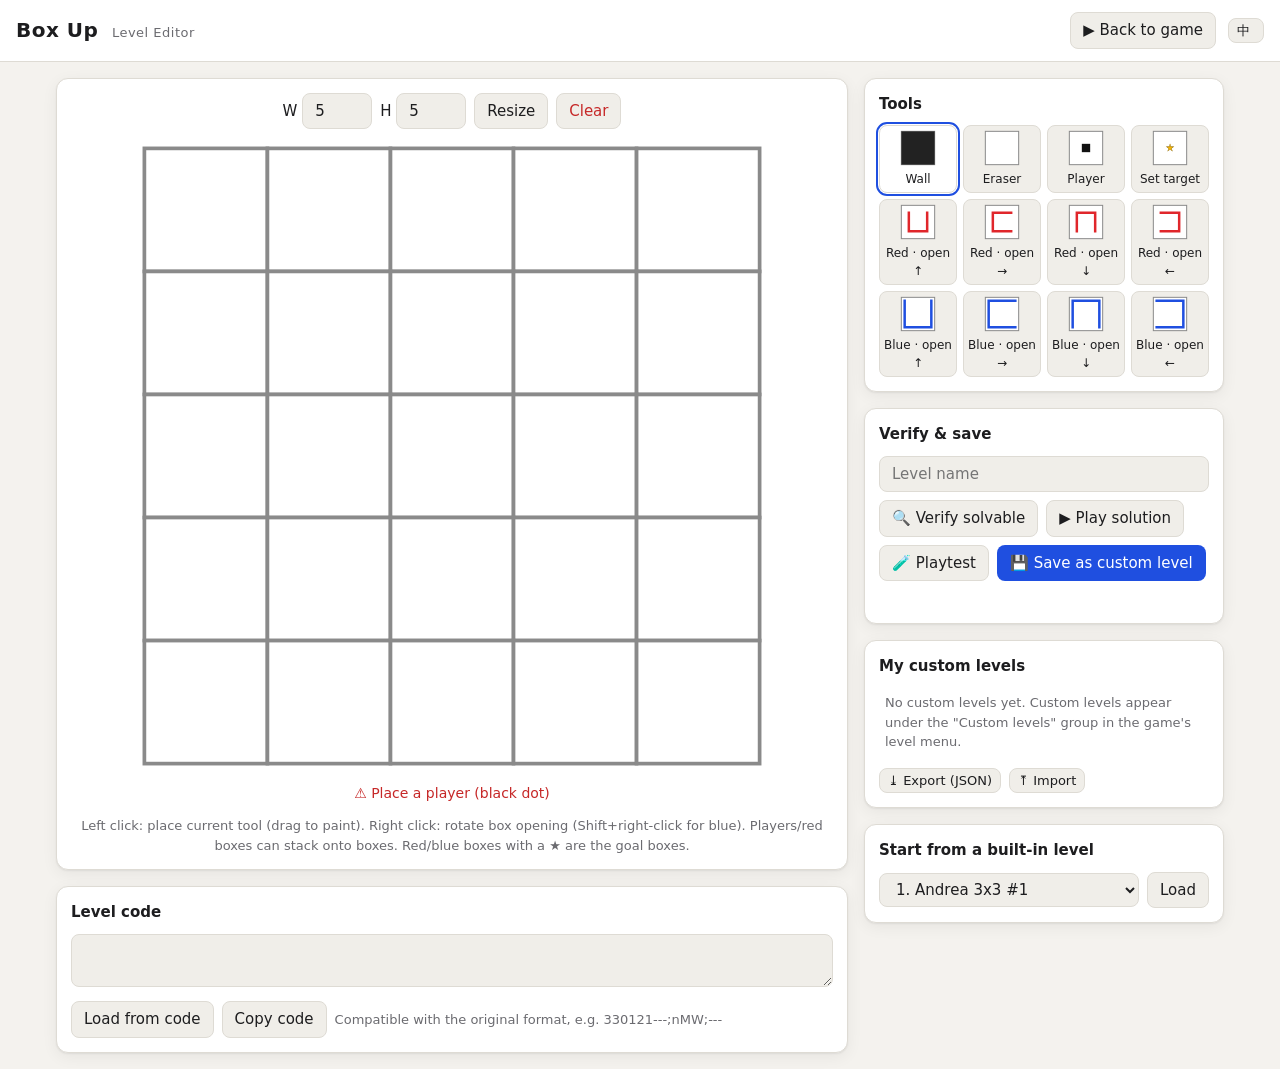
<file: editor.html>
<!doctype html>
<html lang="zh-Hant">
<head>
<meta charset="utf-8">
<meta name="viewport" content="width=device-width, initial-scale=1">
<title>Box Up 關卡編輯器</title>
<meta data-i18n-doctitle="page_title_editor">
<link rel="stylesheet" href="style.css">
<style>
  .palette { display: grid; grid-template-columns: repeat(4, 1fr); gap: 6px; }
  .palette button { flex-direction: column; justify-content: center; padding: 4px; font-size: 12px; min-height: 64px; }
  .palette button.on { outline: 2px solid var(--accent); outline-offset: 1px; background: var(--panel); }
  .palette svg { width: 36px; height: 36px; }
  svg.board .cell { cursor: crosshair; }
  svg.board .target-mark { pointer-events: none; }
  .msg { font-size: 14px; min-height: 1.4em; }
  .msg.err { color: var(--danger); }
  .msg.ok { color: var(--ok); }
  input[type=number] { width: 70px; }
  .playbar { width: 100%; max-width: 640px; display: flex; flex-direction: column; gap: 8px; }
  .playbar .row { justify-content: center; }
  .playbar .movelog { max-height: 140px; min-height: 0; }
  .playbar .movelog .st { cursor: pointer; border-radius: 3px; }
  .playbar .movelog .st:hover { background: var(--line); }
  .playbar .movelog .st.done { color: var(--muted); }
  .playbar .movelog .st.cur { background: var(--accent); color: var(--accent-ink); }
  .play-step { font-weight: 600; min-width: 90px; text-align: center; }
</style>
</head>
<body>
<header class="top">
  <h1>Box Up <small data-i18n-text="brand_sub_editor">關卡編輯器</small></h1>
  <nav><a class="btn" href="index.html" data-i18n-text="nav_game">▶ 回到遊戲</a></nav>
</header>

<main class="layout">
  <section class="stack">
    <div class="card board-wrap">
      <div class="row" style="justify-content:center">
        <label><span data-i18n-text="lbl_width">寬</span> <input type="number" id="wIn" min="2" max="15" value="5"></label>
        <label><span data-i18n-text="lbl_height">高</span> <input type="number" id="hIn" min="2" max="15" value="5"></label>
        <button id="resizeBtn" data-i18n-text="btn_resize">調整大小</button>
        <button id="clearBtn" class="danger" data-i18n-text="btn_clear">清空</button>
      </div>
      <svg class="board" id="board"></svg>
      <svg class="board" id="playBoard" hidden></svg>
      <div class="playbar" id="playBar" hidden>
        <div class="row">
          <button id="pbFirst" data-i18n-title="pb_first_title">⏮</button>
          <button id="pbPrev" data-i18n-title="pb_prev_title">◀</button>
          <button id="pbPlay" class="primary" data-i18n-title="pb_play_title" data-i18n-text="pb_play">▶ 播放</button>
          <button id="pbNext" data-i18n-title="pb_next_title">▶|</button>
          <button id="pbLast" data-i18n-title="pb_last_title">⏭</button>
          <span class="play-step" id="pbStep">0 / 0</span>
          <select id="pbSpeed" data-i18n-title="pb_speed_title">
            <option value="700" data-i18n-text="pb_speed_slow">慢</option>
            <option value="350" selected data-i18n-text="pb_speed_mid">中</option>
            <option value="150" data-i18n-text="pb_speed_fast">快</option>
          </select>
          <button id="pbExit" class="danger" data-i18n-title="pb_exit_title" data-i18n-text="pb_exit">✕ 結束示範</button>
        </div>
        <div class="movelog" id="pbLog"></div>
      </div>
      <div class="msg" id="msg"></div>
      <p class="muted" style="margin:0;text-align:center" data-i18n="editor_tip"></p>
    </div>

    <div class="card">
      <h2 data-i18n-text="code_h2">關卡代碼</h2>
      <textarea id="codeBox" rows="2" spellcheck="false"></textarea>
      <div class="row" style="margin-top:8px">
        <button id="loadCodeBtn" data-i18n-text="btn_load_code">由代碼載入</button>
        <button id="copyCodeBtn" data-i18n-text="btn_copy_code">複製代碼</button>
        <span class="muted" data-i18n-text="code_hint">格式與原版相容,例:330121---;nMW;---</span>
      </div>
    </div>
  </section>

  <aside class="stack">
    <div class="card">
      <h2 data-i18n-text="tools_h2">工具</h2>
      <div class="palette" id="palette"></div>
    </div>

    <div class="card">
      <h2 data-i18n-text="verify_h2">檢查與存檔</h2>
      <input type="text" id="nameIn" data-i18n-placeholder="name_placeholder">
      <div class="row" style="margin-top:8px">
        <button id="solveBtn" data-i18n-text="btn_verify">🔍 驗證可解</button>
        <button id="demoBtn" data-i18n-text="btn_demo">▶ 播放解法</button>
        <button id="playBtn" data-i18n-text="btn_playtest">🧪 試玩</button>
        <button id="saveBtn" class="primary" data-i18n-text="btn_save_custom">💾 存為自訂關卡</button>
      </div>
      <div class="msg" id="solveMsg" style="margin-top:8px"></div>
    </div>

    <div class="card">
      <h2 data-i18n-text="customs_h2">我的自訂關卡</h2>
      <div class="list" id="customList"></div>
      <div class="row" style="margin-top:10px">
        <button class="small" id="exportBtn" data-i18n-text="btn_export_customs">⤓ 匯出 (JSON)</button>
        <button class="small" id="importBtn" data-i18n-text="btn_import">⤒ 匯入</button>
        <input type="file" id="importFile" accept=".json,application/json" hidden>
      </div>
    </div>

    <div class="card">
      <h2 data-i18n-text="tpl_h2">以內建關卡為範本</h2>
      <div class="row">
        <select id="tplSel" style="flex:1"></select>
        <button id="tplBtn" data-i18n-text="btn_tpl_load">載入</button>
      </div>
    </div>
  </aside>
</main>
<div class="toast" id="toast"></div>

<script src="i18n.js"></script>
<script src="boxup-core.js"></script>
<script src="levels.js"></script>
<script>
(function () {
  'use strict';
  const B = BoxUp;
  const T = (k, v) => window.I18N.t(k, v);
  const $ = id => document.getElementById(id);
  const K_CUSTOM = 'boxup.customLevels';
  const store = {
    get(k, d) { try { const v = localStorage.getItem(k); return v ? JSON.parse(v) : d; } catch (e) { return d; } },
    set(k, v) { try { localStorage.setItem(k, JSON.stringify(v)); } catch (e) { toast(T('toast_storage_fail')); } },
  };
  function toast(msg) {
    const t = $('toast'); t.textContent = msg; t.classList.add('show');
    clearTimeout(toast._t); toast._t = setTimeout(() => t.classList.remove('show'), 1800);
  }

  let grid = [];
  let red = null, blue = null;
  let tool = 'X';
  let editingIndex = -1;

  const TOOLS = [
    { id: 'X', key: 'tool_wall' }, { id: '-', key: 'tool_eraser' }, { id: 'M', key: 'tool_player' }, { id: '*', key: 'tool_target' },
    { id: 'n', key: 'tool_red_up' }, { id: 'e', key: 'tool_red_right' }, { id: 's', key: 'tool_red_down' }, { id: 'w', key: 'tool_red_left' },
    { id: 'N', key: 'tool_blue_up' }, { id: 'E', key: 'tool_blue_right' }, { id: 'S', key: 'tool_blue_down' }, { id: 'W', key: 'tool_blue_left' },
  ];

  function iconFor(id) {
    const svg = B.svgEl('svg', { viewBox: '-4 -4 108 108' });
    B.svgEl('rect', { x: 0, y: 0, width: 100, height: 100, fill: 'var(--cell)', stroke: 'var(--grid)', 'stroke-width': 3 }, svg);
    if (id === 'X') B.svgEl('rect', { x: 0, y: 0, width: 100, height: 100, fill: 'var(--wall)' }, svg);
    else if (id === 'M') B.svgEl('rect', { x: 37.5, y: 37.5, width: 25, height: 25, fill: 'var(--player)' }, svg);
    else if (id === '*') starAt(svg, 50, 50, 1.6);
    else if (B.BOX_CHARS[id]) { const [k, d] = B.BOX_CHARS[id]; B.boxShape(k, d, true, svg); }
    return svg;
  }

  function starAt(parent, cx, cy, s) {
    const t = B.svgEl('text', { x: cx, y: cy, 'text-anchor': 'middle', 'dominant-baseline': 'central',
      'font-size': 18 * s, fill: '#f5b400', stroke: '#7a5a00', 'stroke-width': 1, class: 'target-mark' }, parent);
    t.textContent = '★';
    return t;
  }

  function buildPalette() {
    const p = $('palette');
    p.innerHTML = '';
    TOOLS.forEach(t => {
      const label = T(t.key);
      const b = document.createElement('button');
      b.dataset.tool = t.id; b.title = label; b.dataset.i18nKey = t.key;
      b.appendChild(iconFor(t.id));
      b.appendChild(document.createTextNode(label));
      b.addEventListener('click', () => { tool = t.id; refreshPalette(); });
      p.appendChild(b);
    });
    refreshPalette();
  }
  function refreshPalette() { document.querySelectorAll('.palette button').forEach(b => b.classList.toggle('on', b.dataset.tool === tool)); }

  function newGrid(w, h) {
    grid = Array.from({ length: h }, () => Array(w).fill('-'));
    red = blue = null;
  }

  function resize(w, h) {
    const old = grid;
    grid = Array.from({ length: h }, (_, y) => Array.from({ length: w }, (_, x) => (old[y] && old[y][x]) || '-'));
    if (red && (red.x >= w || red.y >= h)) red = null;
    if (blue && (blue.x >= w || blue.y >= h)) blue = null;
    fixTargets();
  }

  const redOf = c => [...c].find(ch => 'nesw'.includes(ch)) || '';
  const blueOf = c => [...c].find(ch => 'NESW'.includes(ch)) || '';
  const isRed = c => !!redOf(c);
  const isBlue = c => !!blueOf(c);
  const compose = (m, r, b) => (m + r + b) || '-';

  function fixTargets() {
    const find = test => { for (let y = 0; y < grid.length; y++) for (let x = 0; x < grid[0].length; x++) if (test(grid[y][x])) return { x, y }; return null; };
    if (!red || !isRed(grid[red.y][red.x])) red = find(isRed);
    if (!blue || !isBlue(grid[blue.y][blue.x])) blue = find(isBlue);
  }

  function paint(x, y, t) {
    const c = grid[y][x] === 'X' ? '' : grid[y][x];
    const m = c.includes('M') ? 'M' : '';
    if (t === '*') {
      if (!isRed(c) && !isBlue(c)) { setMsg(T('msg_target_on_box'), true); return; }
      if (isRed(c)) red = { x, y };
      if (isBlue(c)) blue = { x, y };
    } else if (t === 'M') {
      for (const row of grid) for (let i = 0; i < row.length; i++) if (row[i].includes('M')) row[i] = compose('', redOf(row[i]), blueOf(row[i]));
      grid[y][x] = compose('M', redOf(c), blueOf(c));
    } else if (t === 'X' || t === '-') {
      grid[y][x] = t;
    } else if ('nesw'.includes(t)) {
      grid[y][x] = compose(m, t, blueOf(c));
      if (!red) red = { x, y };
    } else {
      grid[y][x] = compose(m, redOf(c), t);
      if (!blue) blue = { x, y };
    }
    fixTargets();
    changed();
  }

  function rotate(x, y, preferBlue) {
    const c = grid[y][x];
    const ch = (preferBlue ? blueOf(c) || redOf(c) : redOf(c) || blueOf(c));
    if (!ch) return;
    const k = B.BOX_CHARS[ch];
    const nc = 'nesw'[(k[1] + 1) % 4];
    grid[y][x] = c.replace(ch, k[0] === B.BLUE ? nc.toUpperCase() : nc);
    changed();
  }

  function draw() {
    const svg = $('board');
    const h = grid.length, w = grid[0].length, C = B.CELL;
    while (svg.firstChild) svg.removeChild(svg.firstChild);
    svg.setAttribute('viewBox', `-6 -6 ${w * C + 12} ${h * C + 12}`);
    for (let y = 0; y < h; y++) for (let x = 0; x < w; x++) {
      const c = grid[y][x];
      const g = B.svgEl('g', { transform: `translate(${x * C} ${y * C})` }, svg);
      const r = B.svgEl('rect', { x: 0, y: 0, width: C, height: C, class: 'cell' + (c === 'X' ? ' wall' : '') }, g);
      r.dataset.x = x; r.dataset.y = y;
      for (const ch of [blueOf(c), redOf(c)]) {
        if (!ch) continue;
        const [k, d] = B.BOX_CHARS[ch];
        const tgt = (k === B.RED && red && red.x === x && red.y === y) || (k === B.BLUE && blue && blue.x === x && blue.y === y);
        B.boxShape(k, d, tgt, g).setAttribute('pointer-events', 'none');
        if (tgt) starAt(g, k === B.RED ? 34 : 86, k === B.RED ? 34 : 14, 0.8);
      }
      if (c.includes('M')) B.svgEl('rect', { x: 37.5, y: 37.5, width: 25, height: 25, fill: 'var(--player)', 'pointer-events': 'none' }, g);
    }
  }

  function currentCode() {
    if (!red || !blue) return null;
    return B.serializeGrid(grid, red, blue);
  }

  function validate() {
    const code = currentCode();
    let players = 0; grid.forEach(r => r.forEach(c => { if (c.includes('M')) players++; }));
    if (!players) return { err: T('msg_need_player') };
    if (!red) return { err: T('msg_need_red') };
    if (!blue) return { err: T('msg_need_blue') };
    try { return { code, level: B.parse(code) }; } catch (e) { return { err: e.message }; }
  }

  function setMsg(t, err) { const m = $('msg'); m.textContent = t; m.className = 'msg' + (err ? ' err' : ''); }

  function changed() {
    stopDemo();
    draw();
    const v = validate();
    $('codeBox').value = v.code || currentCode() || '';
    setMsg(v.err ? T('msg_level_warn', { err: v.err }) : T('msg_level_ok'), !!v.err);
    $('solveMsg').textContent = '';
  }

  let dragging = false, lastCell = null;
  const cellFromEvent = e => {
    const t = document.elementFromPoint(e.clientX, e.clientY);
    return t && t.dataset && t.dataset.x !== undefined ? [+t.dataset.x, +t.dataset.y] : null;
  };
  $('board').addEventListener('pointerdown', e => {
    const c = cellFromEvent(e); if (!c) return;
    if (e.button === 2) { rotate(c[0], c[1], e.shiftKey); return; }
    if (e.button !== 0) return;
    dragging = ['X', '-'].includes(tool);
    lastCell = c.join();
    paint(c[0], c[1], tool);
  });
  $('board').addEventListener('pointermove', e => {
    if (!dragging) return;
    const c = cellFromEvent(e); if (!c || c.join() === lastCell) return;
    lastCell = c.join(); paint(c[0], c[1], tool);
  });
  window.addEventListener('pointerup', () => { dragging = false; });
  $('board').addEventListener('contextmenu', e => e.preventDefault());

  function loadCode(code, name) {
    const L = B.parse(code);
    grid = B.levelToGrid(L);
    red = { x: L.boxes[L.redTarget].x, y: L.boxes[L.redTarget].y };
    blue = { x: L.boxes[L.blueTarget].x, y: L.boxes[L.blueTarget].y };
    $('wIn').value = L.w; $('hIn').value = L.h;
    if (name !== undefined) $('nameIn').value = name;
    changed();
  }

  function customs() { return store.get(K_CUSTOM, []); }

  function renderCustoms() {
    const list = customs(), box = $('customList');
    if (!list.length) { box.innerHTML = `<div class="empty">${T('no_customs')}</div>`; return; }
    box.innerHTML = '';
    list.forEach((c, i) => {
      const d = document.createElement('div'); d.className = 'item';
      d.innerHTML = `<div class="t"></div><div class="muted cd" style="font-family:ui-monospace,Consolas,monospace;word-break:break-all"></div>
        <div class="row"><button class="small" data-a="edit">${T('btn_edit')}</button><button class="small" data-a="play">${T('btn_play')}</button><button class="small danger" data-a="del">${T('btn_delete')}</button></div>`;
      d.querySelector('.t').textContent = c.name + (c.par ? T('custom_par_suffix', { n: c.par }) : '') + (i === editingIndex ? ' ✎' : '');
      d.querySelector('.cd').textContent = c.code;
      d.addEventListener('click', e => {
        const a = e.target.dataset && e.target.dataset.a;
        if (a === 'edit') { editingIndex = i; loadCode(c.code, c.name); renderCustoms(); }
        else if (a === 'play') location.href = 'index.html?code=' + encodeURIComponent(c.code) + '&name=' + encodeURIComponent(c.name);
        else if (a === 'del' && confirm(T('confirm_delete_custom', { name: c.name }))) {
          const l = customs(); l.splice(i, 1); store.set(K_CUSTOM, l);
          if (editingIndex === i) editingIndex = -1; else if (editingIndex > i) editingIndex--;
          renderCustoms();
        }
      });
      box.appendChild(d);
    });
  }

  function solveNow() {
    const v = validate(), m = $('solveMsg');
    if (v.err) { m.textContent = T('msg_level_warn', { err: v.err }); m.className = 'msg err'; return null; }
    m.textContent = T('solve_calculating'); m.className = 'msg';
    return new Promise(res => setTimeout(() => {
      const r = B.solve(v.level);
      if (r.path) {
        m.textContent = T('solve_ok', { n: r.path.length, nodes: r.nodes.toLocaleString(), arrows: B.movesToArrows(r.path.map(d => B.LETTERS[d]).join('')) });
        m.className = 'msg ok'; m.style.whiteSpace = 'pre-wrap'; m.style.wordBreak = 'break-all';
      } else {
        m.textContent = r.aborted ? T('solve_too_many') : T('solve_none');
        m.className = 'msg err';
      }
      res({ v, r });
    }, 20));
  }

  $('solveBtn').addEventListener('click', solveNow);

  let demo = null;
  const showEl = (id, on) => $(id).toggleAttribute('hidden', !on);

  async function startDemo() {
    const res = await solveNow();
    if (!res || !res.r.path) { if (res) toast(T('demo_unsolvable')); return; }
    const { v, r } = res;
    const states = [B.initialState(v.level)];
    for (const d of r.path) states.push(B.move(v.level, states[states.length - 1], d));
    showEl('board', false); showEl('playBoard', true); showEl('playBar', true);
    demo = { L: v.level, path: r.path, states, i: 0, timer: null, board: B.createBoard($('playBoard'), v.level) };
    $('playBoard').classList.add('no-anim');
    renderLogDemo();
    showDemo();
    requestAnimationFrame(() => requestAnimationFrame(() => { $('playBoard').classList.remove('no-anim'); playDemo(); }));
  }

  function renderLogDemo() {
    const log = $('pbLog');
    log.innerHTML = '';
    demo.path.forEach((d, k) => {
      if (k % 10 === 0) {
        const g = document.createElement('span'); g.className = 'grp';
        g.innerHTML = `<span class="num">${k + 1}</span>`;
        log.appendChild(g);
      }
      const a = document.createElement('span');
      a.className = 'st'; a.textContent = B.ARROWS[d]; a.dataset.k = k;
      a.title = T('demo_step', { k: k + 1, arrow: B.ARROWS[d] });
      a.addEventListener('click', () => { pauseDemo(); gotoDemo(k + 1); });
      log.lastChild.appendChild(a);
    });
  }

  function showDemo() {
    const { i, path, states } = demo;
    demo.board.update(states[i]);
    $('playBoard').classList.toggle('solved', i === path.length);
    $('pbStep').textContent = T('step_counter', { i, n: path.length });
    $('pbFirst').disabled = $('pbPrev').disabled = i === 0;
    $('pbNext').disabled = $('pbLast').disabled = i === path.length;
    $('pbLog').querySelectorAll('.st').forEach(el => {
      const k = +el.dataset.k;
      el.classList.toggle('done', k < i - 1);
      el.classList.toggle('cur', k === i - 1);
    });
    const cur = $('pbLog').querySelector('.st.cur');
    if (cur) cur.scrollIntoView({ block: 'nearest' });
    setMsg(i === path.length ? T('demo_done') : i === 0 ? T('demo_start') : T('demo_step', { k: i, arrow: B.ARROWS[path[i - 1]] }), false);
  }

  function gotoDemo(i) {
    if (!demo) return;
    demo.i = Math.max(0, Math.min(demo.path.length, i));
    showDemo();
  }

  function playDemo() {
    if (!demo) return;
    if (demo.i === demo.path.length) gotoDemo(0);
    clearInterval(demo.timer);
    demo.timer = setInterval(() => {
      if (demo.i >= demo.path.length) { pauseDemo(); return; }
      gotoDemo(demo.i + 1);
    }, +$('pbSpeed').value);
    $('pbPlay').textContent = T('pb_pause');
    $('pbPlay').setAttribute('data-i18n-text', 'pb_pause');
  }

  function pauseDemo() {
    if (!demo) return;
    clearInterval(demo.timer); demo.timer = null;
    $('pbPlay').textContent = T('pb_play');
    $('pbPlay').setAttribute('data-i18n-text', 'pb_play');
  }

  function stopDemo() {
    if (!demo) return;
    pauseDemo();
    demo = null;
    showEl('board', true); showEl('playBoard', false); showEl('playBar', false);
  }

  $('demoBtn').addEventListener('click', startDemo);
  $('pbPlay').addEventListener('click', () => demo && (demo.timer ? pauseDemo() : playDemo()));
  $('pbFirst').addEventListener('click', () => { pauseDemo(); gotoDemo(0); });
  $('pbPrev').addEventListener('click', () => { pauseDemo(); gotoDemo(demo.i - 1); });
  $('pbNext').addEventListener('click', () => { pauseDemo(); gotoDemo(demo.i + 1); });
  $('pbLast').addEventListener('click', () => { pauseDemo(); gotoDemo(demo.path.length); });
  $('pbSpeed').addEventListener('change', () => { if (demo && demo.timer) playDemo(); });
  $('pbExit').addEventListener('click', () => { stopDemo(); changed(); });
  document.addEventListener('keydown', e => {
    if (!demo || (e.target.matches && e.target.matches('input, textarea, select'))) return;
    const k = e.key;
    if (k === ' ') { e.preventDefault(); demo.timer ? pauseDemo() : playDemo(); }
    else if (k === 'ArrowLeft') { e.preventDefault(); pauseDemo(); gotoDemo(demo.i - 1); }
    else if (k === 'ArrowRight') { e.preventDefault(); pauseDemo(); gotoDemo(demo.i + 1); }
    else if (k === 'Home') { pauseDemo(); gotoDemo(0); }
    else if (k === 'End') { pauseDemo(); gotoDemo(demo.path.length); }
    else if (k === 'Escape') { stopDemo(); changed(); }
  });
  $('playBtn').addEventListener('click', () => {
    const v = validate(); if (v.err) { toast(v.err); return; }
    window.open('index.html?code=' + encodeURIComponent(v.code) + '&name=' + encodeURIComponent($('nameIn').value.trim() || T('playtest_default_name')), '_blank');
  });
  $('saveBtn').addEventListener('click', async () => {
    const res = await solveNow(); if (!res) return;
    const { v, r } = res;
    if (!r.path && !confirm(T('solve_none') + ' — save anyway?')) return;
    const name = $('nameIn').value.trim() || T('custom_default_name', { date: new Date().toLocaleDateString() });
    const list = customs();
    const entry = { name, code: v.code, par: r.path ? r.path.length : null, savedAt: new Date().toISOString() };
    const dup = list.findIndex((c, i) => c.code === v.code && i !== editingIndex);
    if (dup >= 0) { toast(T('toast_dup', { name: list[dup].name })); return; }
    if (editingIndex >= 0 && list[editingIndex] && confirm(T('confirm_overwrite', { name: list[editingIndex].name }))) list[editingIndex] = entry;
    else { list.push(entry); editingIndex = list.length - 1; }
    store.set(K_CUSTOM, list);
    $('nameIn').value = name;
    renderCustoms();
    toast(T('toast_custom_saved', { name }));
  });

  $('resizeBtn').addEventListener('click', () => {
    const w = Math.max(2, Math.min(15, +$('wIn').value || 5)), h = Math.max(2, Math.min(15, +$('hIn').value || 5));
    $('wIn').value = w; $('hIn').value = h; resize(w, h); changed();
  });
  $('clearBtn').addEventListener('click', () => {
    if (!confirm(T('confirm_clear_board'))) return;
    newGrid(grid[0].length, grid.length); editingIndex = -1; renderCustoms(); changed();
  });
  $('loadCodeBtn').addEventListener('click', () => {
    try { loadCode($('codeBox').value); editingIndex = -1; renderCustoms(); toast(T('toast_code_loaded')); }
    catch (e) { setMsg(T('toast_code_bad', { msg: e.message }), true); }
  });
  $('copyCodeBtn').addEventListener('click', () => {
    navigator.clipboard.writeText($('codeBox').value).then(() => toast(T('toast_copied_short')), () => toast(T('toast_copy_failed')));
  });

  function buildTplSel() {
    const tpl = $('tplSel');
    tpl.innerHTML = '';
    BOXUP_LEVELS.forEach((l, i) => { const o = document.createElement('option'); o.value = i; o.textContent = `${i + 1}. ${l.author} ${l.name}`; tpl.appendChild(o); });
  }
  const tpl = $('tplSel');
  buildTplSel();
  $('tplBtn').addEventListener('click', () => {
    const l = BOXUP_LEVELS[+tpl.value]; editingIndex = -1;
    loadCode(l.code, `${l.author} ${l.name}${T('tpl_edited_suffix')}`); renderCustoms();
  });

  $('exportBtn').addEventListener('click', () => {
    const a = document.createElement('a');
    a.href = URL.createObjectURL(new Blob([JSON.stringify({ app: 'BoxUp', version: 1, customLevels: customs() }, null, 2)], { type: 'application/json' }));
    a.download = T('file_save_customs'); a.click();
  });
  $('importBtn').addEventListener('click', () => $('importFile').click());
  $('importFile').addEventListener('change', e => {
    const f = e.target.files[0]; e.target.value = ''; if (!f) return;
    const rd = new FileReader();
    rd.onload = () => {
      try {
        const data = JSON.parse(rd.result);
        const inc = Array.isArray(data) ? data : (data.customLevels || []);
        const list = customs(), codes = new Set(list.map(c => c.code));
        let n = 0;
        inc.forEach(c => { if (c && c.code && !codes.has(c.code)) { try { B.parse(c.code); list.push({ name: c.name || T('import_custom_default_name'), code: c.code, par: c.par ?? null }); n++; } catch (_) {} } });
        store.set(K_CUSTOM, list); renderCustoms(); toast(T('toast_imported_customs', { n }));
      } catch (err) { toast(T('toast_import_failed')); }
    };
    rd.readAsText(f);
  });

  window.onI18nChange = function () {
    buildPalette();
    renderCustoms();
    changed();
  };

  buildPalette();
  newGrid(5, 5);
  changed();
  renderCustoms();
})();
</script>
</body>
</html>
</file>
<file: style.css>
:root {
  --bg: #f4f2ee;
  --panel: #ffffff;
  --ink: #1d1d1f;
  --muted: #6b6b70;
  --line: #dedbd4;
  --accent: #1f4fe0;
  --accent-ink: #ffffff;
  --danger: #c62828;
  --ok: #1b7a3a;
  --chip: #f0eee9;
  --cell: #ffffff;
  --grid: #8a8a8a;
  --wall: #222222;
  --box-red: #e0262b;
  --box-blue: #1f4fe0;
  --box-other: #222222;
  --player: #111111;
  --shadow: 0 1px 2px rgba(0,0,0,.06), 0 4px 16px rgba(0,0,0,.06);
}
@media (prefers-color-scheme: dark) {
  :root:not([data-theme="light"]) {
    --bg: #17171a; --panel: #212125; --ink: #ececef; --muted: #a0a0a8; --line: #36363c;
    --accent: #5b82ff; --chip: #2b2b31; --danger: #ff6b6b; --ok: #4cc27a;
    --shadow: 0 1px 2px rgba(0,0,0,.4), 0 4px 16px rgba(0,0,0,.3);
  }
}
* { box-sizing: border-box; }
[hidden] { display: none !important; }
html, body { margin: 0; }
body {
  background: var(--bg); color: var(--ink);
  font: 15px/1.5 system-ui, -apple-system, "Segoe UI", "Microsoft JhengHei", "PingFang TC", sans-serif;
}
a { color: var(--accent); }
header.top {
  display: flex; align-items: center; gap: 12px; flex-wrap: wrap;
  padding: 12px 16px; border-bottom: 1px solid var(--line); background: var(--panel);
}
header.top h1 { font-size: 20px; margin: 0; letter-spacing: .5px; }
header.top h1 small { font-weight: 400; color: var(--muted); font-size: 13px; margin-left: 6px; }
header.top nav { margin-left: auto; display: flex; gap: 8px; }
header.top .lang-btn { min-width: 36px; }
main.layout {
  display: grid; grid-template-columns: minmax(0, 1fr) 360px; gap: 16px;
  padding: 16px; max-width: 1200px; margin: 0 auto;
}
@media (max-width: 860px) { main.layout { grid-template-columns: 1fr; } }
.card { background: var(--panel); border: 1px solid var(--line); border-radius: 12px; box-shadow: var(--shadow); padding: 14px; }
.card h2 { font-size: 15px; margin: 0 0 10px; }
.stack { display: flex; flex-direction: column; gap: 16px; min-width: 0; }
.row { display: flex; gap: 8px; align-items: center; flex-wrap: wrap; }
.muted { color: var(--muted); font-size: 13px; }

button, .btn, select, input[type=text], input[type=number], textarea {
  font: inherit; color: var(--ink); background: var(--chip);
  border: 1px solid var(--line); border-radius: 8px; padding: 6px 12px;
}
button, .btn { cursor: pointer; text-decoration: none; display: inline-flex; align-items: center; gap: 4px; }
button:hover, .btn:hover { filter: brightness(.96); }
button:disabled { opacity: .45; cursor: default; }
button.primary, .btn.primary { background: var(--accent); color: var(--accent-ink); border-color: transparent; }
button.danger { color: var(--danger); }
button.small { padding: 2px 8px; font-size: 13px; }
input[type=text], textarea { width: 100%; }
textarea { font-family: ui-monospace, Consolas, monospace; font-size: 13px; resize: vertical; }

/* 棋盤 */
.board-wrap { display: flex; flex-direction: column; align-items: center; gap: 12px; }
svg.board { width: 100%; max-width: 640px; max-height: 70vh; display: block; touch-action: none; user-select: none; }
svg.board .cell { fill: var(--cell); stroke: var(--grid); stroke-width: 3; }
svg.board .cell.wall { fill: var(--wall); }
svg.board .piece { transition: transform .12s ease-out; }
svg.board.no-anim .piece { transition: none; }
svg.board.solved .cell { fill: #fffbe6; }
.status { font-size: 18px; font-weight: 600; min-height: 1.5em; text-align: center; }
.status.win { color: var(--ok); }

.dpad { display: grid; grid-template-columns: repeat(3, 52px); grid-template-rows: repeat(2, 52px); gap: 6px; }
.dpad button { justify-content: center; font-size: 22px; padding: 0; }
.dpad .u { grid-column: 2; grid-row: 1; }
.dpad .l { grid-column: 1; grid-row: 2; }
.dpad .d { grid-column: 2; grid-row: 2; }
.dpad .r { grid-column: 3; grid-row: 2; }

.stats { display: grid; grid-template-columns: repeat(3, 1fr); gap: 8px; text-align: center; }
.stats div { background: var(--chip); border-radius: 8px; padding: 6px; }
.stats b { display: block; font-size: 22px; }
.stats span { font-size: 12px; color: var(--muted); }

.movelog {
  font-family: ui-monospace, Consolas, monospace; font-size: 16px; line-height: 1.7;
  background: var(--chip); border-radius: 8px; padding: 8px; min-height: 64px; max-height: 220px; overflow: auto;
  word-break: break-all;
}
.movelog .grp { margin-right: 10px; white-space: nowrap; }
.movelog .num { color: var(--muted); font-size: 11px; margin-right: 2px; }
.movelog .cur { background: var(--accent); color: var(--accent-ink); border-radius: 3px; }

.list { display: flex; flex-direction: column; gap: 6px; max-height: 300px; overflow: auto; }
.list .item { border: 1px solid var(--line); border-radius: 8px; padding: 8px; display: flex; flex-direction: column; gap: 4px; }
.list .item .t { font-weight: 600; }
.list .empty { color: var(--muted); font-size: 13px; padding: 6px; }
details summary { cursor: pointer; font-weight: 600; }
.rules p, .rules li { font-size: 14px; }
.badge { display: inline-block; font-size: 11px; padding: 1px 6px; border-radius: 99px; background: var(--chip); border: 1px solid var(--line); }
.badge.ok { color: var(--ok); border-color: var(--ok); }
.toast {
  position: fixed; left: 50%; bottom: 24px; transform: translateX(-50%);
  background: #222; color: #fff; padding: 8px 16px; border-radius: 8px; opacity: 0; pointer-events: none; transition: opacity .2s;
}
.toast.show { opacity: .92; }
</file>
